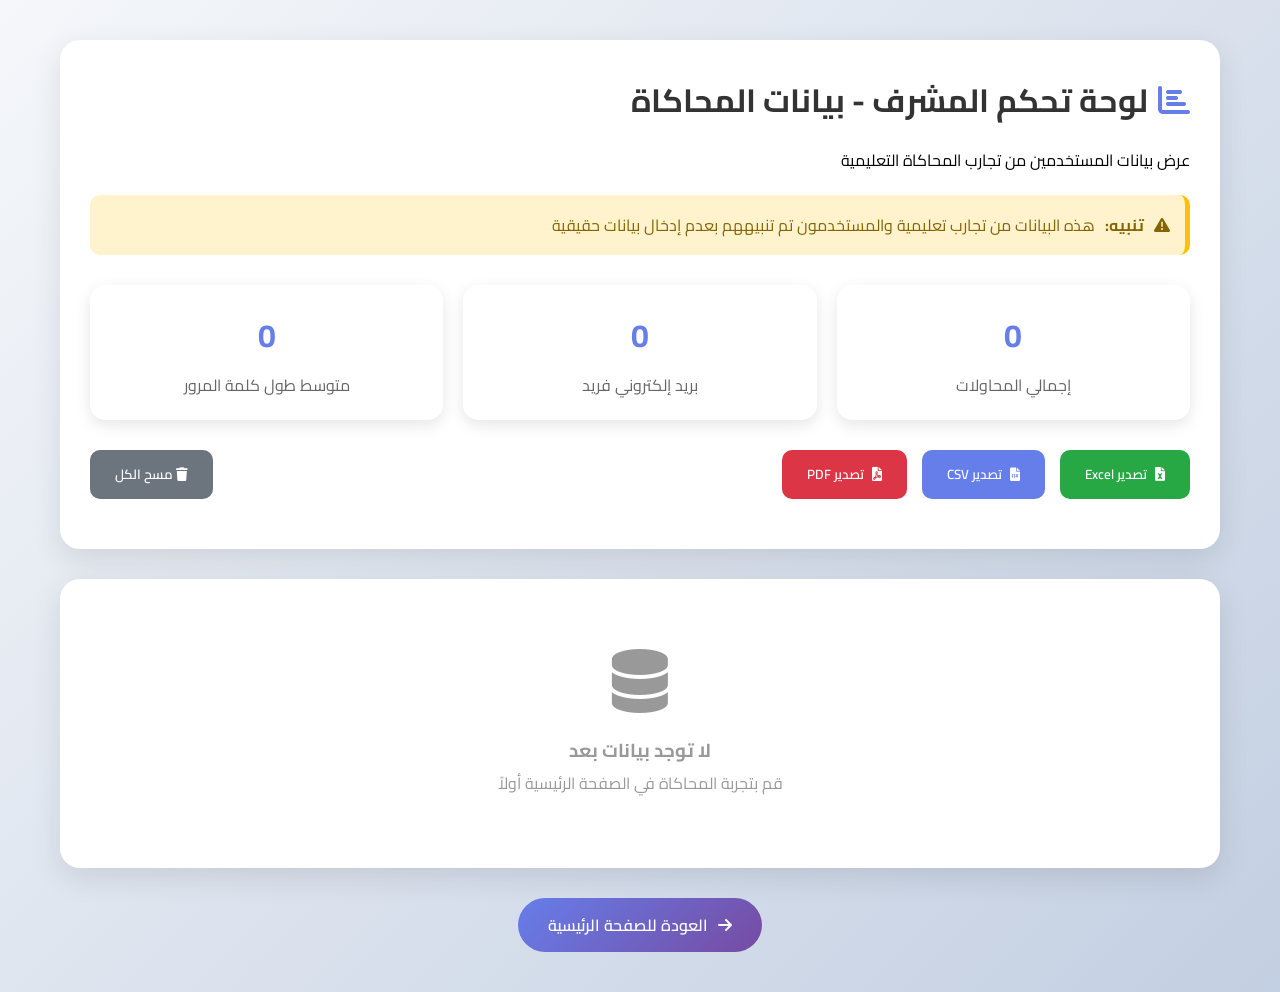
<file: admin-view.html>
<!DOCTYPE html>
<html lang="ar" dir="rtl">
<head>
    <meta charset="UTF-8">
    <meta name="viewport" content="width=device-width, initial-scale=1.0">
    <title>عرض بيانات المحاكاة - للمشرف</title>
    <link href="https://fonts.googleapis.com/css2?family=Cairo:wght@400;500;600;700&display=swap" rel="stylesheet">
    <link rel="stylesheet" href="https://cdnjs.cloudflare.com/ajax/libs/font-awesome/6.0.0/css/all.min.css">
    <style>
        * {
            margin: 0;
            padding: 0;
            box-sizing: border-box;
            font-family: 'Cairo', sans-serif;
        }
        
        body {
            background: linear-gradient(135deg, #f5f7fa 0%, #c3cfe2 100%);
            min-height: 100vh;
            padding: 40px 0;
        }
        
        .admin-container {
            max-width: 1200px;
            margin: 0 auto;
            padding: 0 20px;
        }
        
        .admin-header {
            background: white;
            padding: 30px;
            border-radius: 20px;
            margin-bottom: 30px;
            box-shadow: 0 10px 30px rgba(0,0,0,0.1);
        }
        
        .admin-header h1 {
            color: #333;
            margin-bottom: 15px;
            display: flex;
            align-items: center;
            gap: 10px;
        }
        
        .admin-header h1 i {
            color: #667eea;
        }
        
        .warning-message {
            background: #fff3cd;
            color: #856404;
            padding: 15px;
            border-radius: 10px;
            margin: 20px 0;
            display: flex;
            align-items: center;
            gap: 10px;
            border-right: 5px solid #ffc107;
        }
        
        .stats-cards {
            display: grid;
            grid-template-columns: repeat(3, 1fr);
            gap: 20px;
            margin: 30px 0;
        }
        
        .stat-card-small {
            background: white;
            padding: 20px;
            border-radius: 15px;
            text-align: center;
            box-shadow: 0 5px 15px rgba(0,0,0,0.1);
        }
        
        .stat-number {
            font-size: 2rem;
            font-weight: 700;
            color: #667eea;
        }
        
        .stat-label {
            color: #666;
            margin-top: 5px;
        }
        
        .export-buttons {
            display: flex;
            gap: 15px;
            margin: 20px 0;
            flex-wrap: wrap;
        }
        
        .export-btn {
            padding: 12px 25px;
            border: none;
            border-radius: 10px;
            cursor: pointer;
            font-weight: 600;
            display: flex;
            align-items: center;
            gap: 8px;
            transition: all 0.3s;
        }
        
        .export-excel {
            background: #28a745;
            color: white;
        }
        
        .export-csv {
            background: #667eea;
            color: white;
        }
        
        .export-pdf {
            background: #dc3545;
            color: white;
        }
        
        .export-btn:hover {
            transform: translateY(-3px);
            box-shadow: 0 5px 15px rgba(0,0,0,0.2);
        }
        
        .clear-all {
            background: #6c757d;
            color: white;
            padding: 12px 25px;
            border: none;
            border-radius: 10px;
            cursor: pointer;
            font-weight: 600;
            margin-right: auto;
        }
        
        .table-container {
            background: white;
            border-radius: 20px;
            padding: 20px;
            box-shadow: 0 10px 30px rgba(0,0,0,0.1);
            overflow-x: auto;
        }
        
        table {
            width: 100%;
            border-collapse: collapse;
        }
        
        th {
            background: linear-gradient(135deg, #667eea 0%, #764ba2 100%);
            color: white;
            padding: 15px;
            font-weight: 600;
        }
        
        td {
            padding: 15px;
            border-bottom: 1px solid #eee;
            text-align: center;
        }
        
        tr:hover {
            background: #f8f9fa;
        }
        
        .email-cell {
            color: #667eea;
            font-weight: 600;
        }
        
        .password-cell {
            font-family: monospace;
            color: #28a745;
        }
        
        .delete-btn {
            background: #dc3545;
            color: white;
            border: none;
            padding: 8px 15px;
            border-radius: 5px;
            cursor: pointer;
            transition: all 0.3s;
        }
        
        .delete-btn:hover {
            background: #c82333;
        }
        
        .footer-links {
            text-align: center;
            margin-top: 30px;
        }
        
        .footer-links a {
            display: inline-flex;
            align-items: center;
            gap: 10px;
            padding: 12px 30px;
            background: linear-gradient(135deg, #667eea 0%, #764ba2 100%);
            color: white;
            text-decoration: none;
            border-radius: 50px;
            font-weight: 600;
        }
        
        .no-data {
            text-align: center;
            padding: 50px;
            color: #999;
        }
        
        .no-data i {
            font-size: 4rem;
            margin-bottom: 20px;
        }
        
        @media (max-width: 768px) {
            .stats-cards {
                grid-template-columns: 1fr;
            }
            
            .export-buttons {
                flex-direction: column;
            }
            
            table {
                font-size: 0.9rem;
            }
            
            td, th {
                padding: 10px;
            }
        }
    </style>
</head>
<body>
    <div class="admin-container">
        <!-- الهيدر -->
        <div class="admin-header">
            <h1><i class="fas fa-chart-bar"></i> لوحة تحكم المشرف - بيانات المحاكاة</h1>
            <p>عرض بيانات المستخدمين من تجارب المحاكاة التعليمية</p>
            
            <div class="warning-message">
                <i class="fas fa-exclamation-triangle"></i>
                <strong>تنبيه:</strong> هذه البيانات من تجارب تعليمية والمستخدمون تم تنبيههم بعدم إدخال بيانات حقيقية
            </div>
            
            <!-- إحصائيات سريعة -->
            <div class="stats-cards" id="stats-cards">
                <!-- تتعبأ بالجافاسكريبت -->
            </div>
            
            <!-- أزرار التصدير -->
            <div class="export-buttons">
                <button class="export-btn export-excel" onclick="exportToExcel()">
                    <i class="fas fa-file-excel"></i> تصدير Excel
                </button>
                <button class="export-btn export-csv" onclick="exportToCSV()">
                    <i class="fas fa-file-csv"></i> تصدير CSV
                </button>
                <button class="export-btn export-pdf" onclick="exportToPDF()">
                    <i class="fas fa-file-pdf"></i> تصدير PDF
                </button>
                <button class="clear-all" onclick="clearAllData()">
                    <i class="fas fa-trash"></i> مسح الكل
                </button>
            </div>
        </div>
        
        <!-- جدول البيانات -->
        <div class="table-container">
            <div id="data-table-container">
                <!-- يتم تعبئة الجدول عبر الجافاسكريبت -->
            </div>
        </div>
        
        <!-- روابط العودة -->
        <div class="footer-links">
            <a href="../index.html"><i class="fas fa-arrow-right"></i> العودة للصفحة الرئيسية</a>
        </div>
    </div>
    
    <script>
        // تحميل البيانات
        let simulationData = [];
        
        function loadData() {
            const saved = localStorage.getItem('phishingSimulationData');
            if (saved) {
                simulationData = JSON.parse(saved);
            }
            updateDisplay();
            updateStats();
        }
        
        // تحديث العرض
        function updateDisplay() {
            const container = document.getElementById('data-table-container');
            
            if (simulationData.length === 0) {
                container.innerHTML = `
                    <div class="no-data">
                        <i class="fas fa-database"></i>
                        <h3>لا توجد بيانات بعد</h3>
                        <p>قم بتجربة المحاكاة في الصفحة الرئيسية أولاً</p>
                    </div>
                `;
                return;
            }
            
            let tableHTML = `
                <table>
                    <thead>
                        <tr>
                            <th>#</th>
                            <th>البريد الإلكتروني</th>
                            <th>كلمة المرور</th>
                            <th>التاريخ والوقت</th>
                            <th>الإجراءات</th>
                        </tr>
                    </thead>
                    <tbody>
            `;
            
            simulationData.forEach((item, index) => {
                tableHTML += `
                    <tr>
                        <td>${index + 1}</td>
                        <td class="email-cell">${item.email}</td>
                        <td class="password-cell">${'•'.repeat(item.password.length)}</td>
                        <td>${item.timestamp || new Date(item.date).toLocaleString('ar-SA')}</td>
                        <td>
                            <button class="delete-btn" onclick="deleteEntry(${item.id})">
                                <i class="fas fa-trash"></i> حذف
                            </button>
                        </td>
                    </tr>
                `;
            });
            
            tableHTML += `
                    </tbody>
                </table>
            `;
            
            container.innerHTML = tableHTML;
        }
        
        // تحديث الإحصائيات
        function updateStats() {
            const statsContainer = document.getElementById('stats-cards');
            
            const total = simulationData.length;
            const uniqueEmails = new Set(simulationData.map(item => item.email)).size;
            const avgPasswordLength = simulationData.length > 0 
                ? Math.round(simulationData.reduce((sum, item) => sum + item.password.length, 0) / simulationData.length)
                : 0;
            
            statsContainer.innerHTML = `
                <div class="stat-card-small">
                    <div class="stat-number">${total}</div>
                    <div class="stat-label">إجمالي المحاولات</div>
                </div>
                <div class="stat-card-small">
                    <div class="stat-number">${uniqueEmails}</div>
                    <div class="stat-label">بريد إلكتروني فريد</div>
                </div>
                <div class="stat-card-small">
                    <div class="stat-number">${avgPasswordLength}</div>
                    <div class="stat-label">متوسط طول كلمة المرور</div>
                </div>
            `;
        }
        
        // حذف مدخل
        function deleteEntry(id) {
            if (confirm('هل أنت متأكد من حذف هذا المدخل؟')) {
                simulationData = simulationData.filter(item => item.id !== id);
                localStorage.setItem('phishingSimulationData', JSON.stringify(simulationData));
                updateDisplay();
                updateStats();
            }
        }
        
        // مسح الكل
        function clearAllData() {
            if (confirm('هل أنت متأكد من حذف جميع البيانات؟')) {
                simulationData = [];
                localStorage.removeItem('phishingSimulationData');
                updateDisplay();
                updateStats();
            }
        }
        
        // تصدير إلى CSV
        function exportToCSV() {
            if (simulationData.length === 0) {
                alert('لا توجد بيانات للتصدير');
                return;
            }
            
            let csv = 'البريد الإلكتروني,كلمة المرور,التاريخ\n';
            simulationData.forEach(item => {
                csv += `"${item.email}","${item.password}",${item.date}\n`;
            });
            
            const blob = new Blob([csv], { type: 'text/csv' });
            const url = window.URL.createObjectURL(blob);
            const a = document.createElement('a');
            a.href = url;
            a.download = `phishing-data-${new Date().toISOString().split('T')[0]}.csv`;
            a.click();
        }
        
        // تصدير إلى Excel
        function exportToExcel() {
            if (simulationData.length === 0) {
                alert('لا توجد بيانات للتصدير');
                return;
            }
            
            let html = `
                <html>
                <head>
                    <meta charset="UTF-8">
                    <title>بيانات المحاكاة</title>
                </head>
                <body>
                    <h1>بيانات تجارب التوعية بالتصيد</h1>
                    <table border="1">
                        <tr>
                            <th>البريد الإلكتروني</th>
                            <th>كلمة المرور</th>
                            <th>التاريخ</th>
                        </tr>
            `;
            
            simulationData.forEach(item => {
                html += `
                    <tr>
                        <td>${item.email}</td>
                        <td>${item.password}</td>
                        <td>${new Date(item.date).toLocaleString('ar-SA')}</td>
                    </tr>
                `;
            });
            
            html += `
                    </table>
                </body>
                </html>
            `;
            
            const blob = new Blob([html], { type: 'application/vnd.ms-excel' });
            const url = window.URL.createObjectURL(blob);
            const a = document.createElement('a');
            a.href = url;
            a.download = `phishing-data-${new Date().toISOString().split('T')[0]}.xls`;
            a.click();
        }
        
        // تصدير إلى PDF (طباعة)
        function exportToPDF() {
            window.print();
        }
        
        // تحميل البيانات عند فتح الصفحة
        document.addEventListener('DOMContentLoaded', loadData);
    </script>
</body>
</html>
</file>
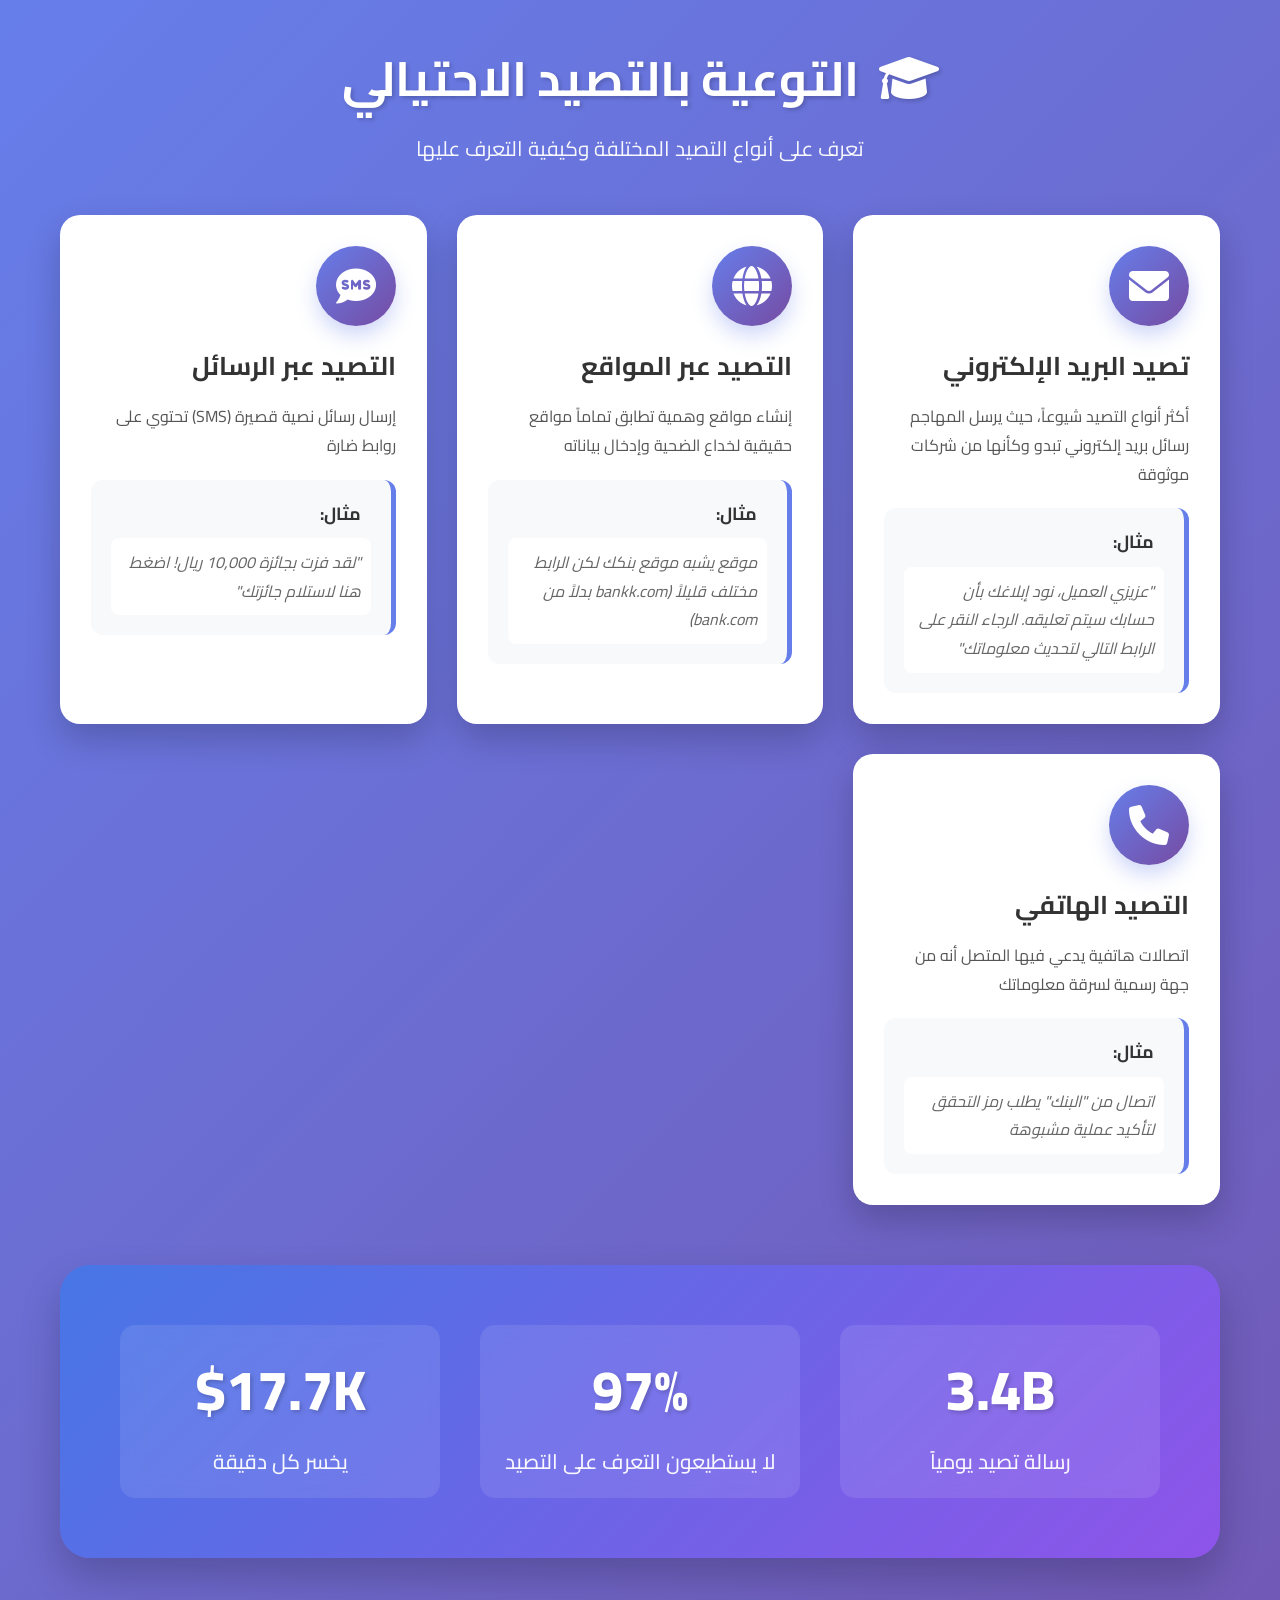
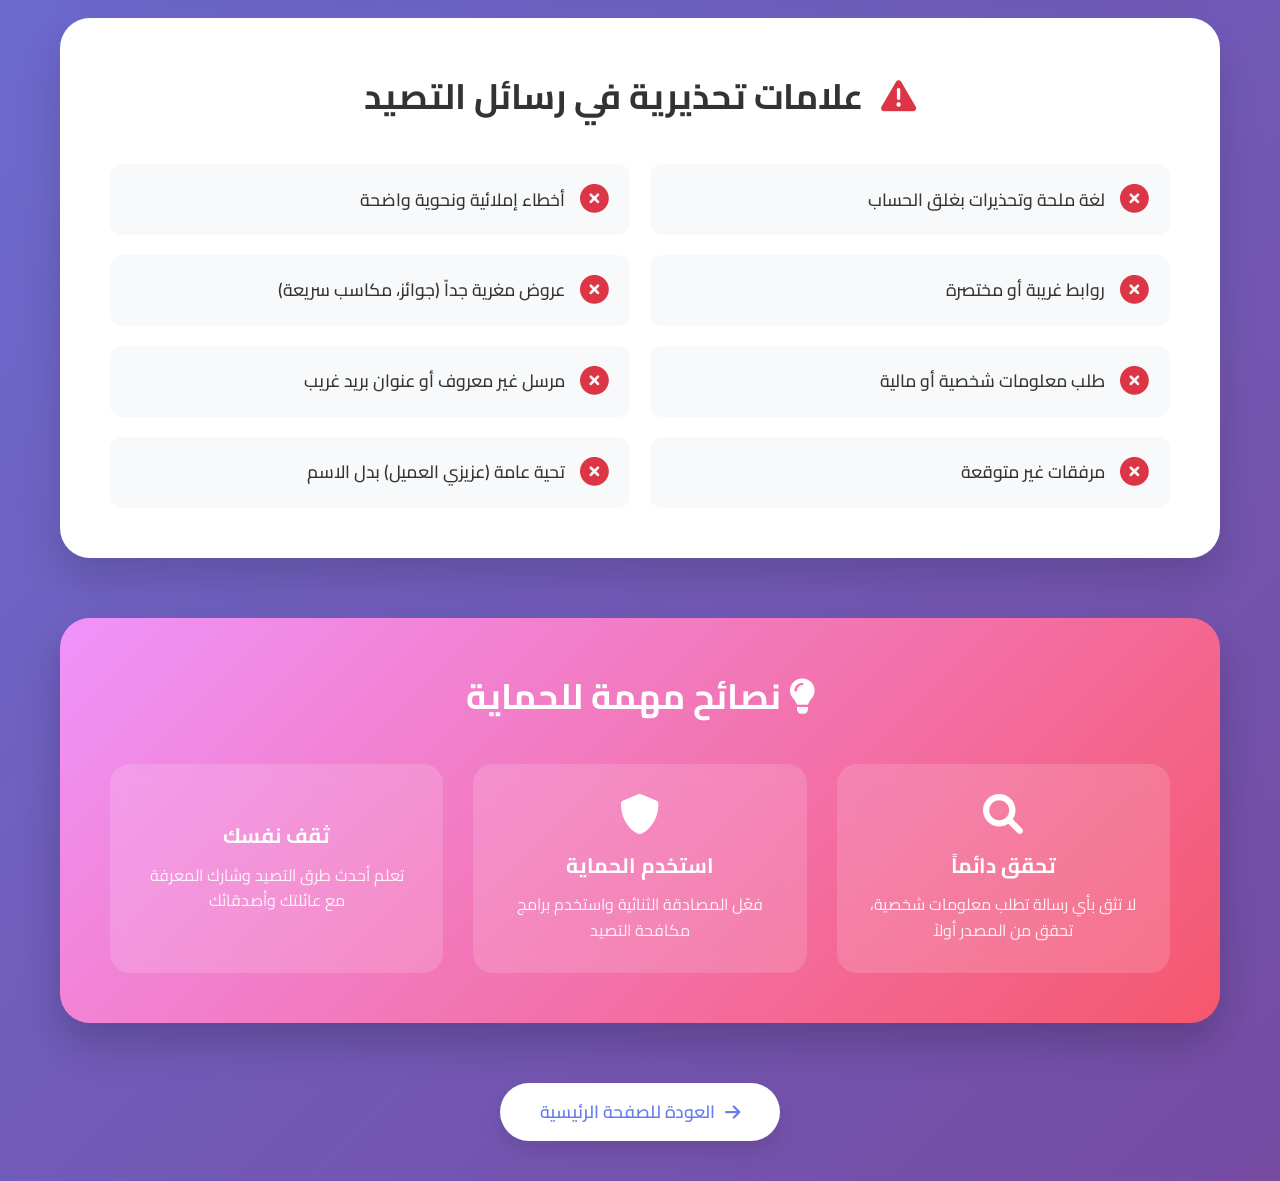
<file: educational.html>
<!DOCTYPE html>
<html lang="ar" dir="rtl">
<head>
    <meta charset="UTF-8">
    <meta name="viewport" content="width=device-width, initial-scale=1.0">
    <title>التوعية بالتصيد الاحتيالي - تعليمي</title>
    <link href="https://fonts.googleapis.com/css2?family=Cairo:wght@400;500;600;700&display=swap" rel="stylesheet">
    <link rel="stylesheet" href="https://cdnjs.cloudflare.com/ajax/libs/font-awesome/6.0.0/css/all.min.css">
    <style>
        * {
            margin: 0;
            padding: 0;
            box-sizing: border-box;
        }

        body {
            font-family: 'Cairo', sans-serif;
            background: linear-gradient(135deg, #667eea 0%, #764ba2 100%);
            line-height: 1.6;
            min-height: 100vh;
            padding: 40px 0;
        }

        .container {
            max-width: 1200px;
            margin: 0 auto;
            padding: 0 20px;
        }

        /* الهيدر */
        .edu-header {
            text-align: center;
            margin-bottom: 50px;
            color: white;
        }

        .edu-header h1 {
            font-size: 3rem;
            margin-bottom: 15px;
            text-shadow: 2px 2px 4px rgba(0,0,0,0.2);
        }

        .edu-header h1 i {
            margin-left: 10px;
        }

        .edu-header p {
            font-size: 1.3rem;
            opacity: 0.95;
        }

        /* بطاقات أنواع التصيد */
        .types-grid {
            display: grid;
            grid-template-columns: repeat(auto-fit, minmax(300px, 1fr));
            gap: 30px;
            margin-bottom: 60px;
        }

        .type-card {
            background: white;
            border-radius: 20px;
            padding: 30px;
            box-shadow: 0 15px 35px rgba(0,0,0,0.2);
            transition: all 0.3s ease;
            border: 1px solid rgba(255,255,255,0.1);
            backdrop-filter: blur(10px);
        }

        .type-card:hover {
            transform: translateY(-10px);
            box-shadow: 0 25px 45px rgba(0,0,0,0.3);
        }

        .type-icon {
            width: 80px;
            height: 80px;
            background: linear-gradient(135deg, #667eea 0%, #764ba2 100%);
            border-radius: 50%;
            display: flex;
            align-items: center;
            justify-content: center;
            margin-bottom: 20px;
            box-shadow: 0 10px 20px rgba(102,126,234,0.3);
        }

        .type-icon i {
            font-size: 2.5rem;
            color: white;
        }

        .type-card h3 {
            font-size: 1.6rem;
            margin-bottom: 15px;
            color: #333;
            font-weight: 700;
        }

        .type-card p {
            color: #555;
            margin-bottom: 20px;
            line-height: 1.8;
        }

        .example-box {
            background: #f8f9fa;
            padding: 20px;
            border-radius: 12px;
            border-right: 5px solid #667eea;
            margin-top: 15px;
        }

        .example-box h4 {
            color: #333;
            margin-bottom: 10px;
            display: flex;
            align-items: center;
            gap: 10px;
            font-size: 1.1rem;
        }

        .example-box h4 i {
            color: #667eea;
        }

        .example-box p {
            color: #666;
            font-style: italic;
            margin-bottom: 0;
            background: white;
            padding: 10px;
            border-radius: 8px;
        }

        /* قسم الإحصائيات */
        .stats-section {
            background: linear-gradient(135deg, #4776E6 0%, #8E54E9 100%);
            padding: 60px;
            border-radius: 30px;
            margin: 60px 0;
            color: white;
            box-shadow: 0 20px 40px rgba(0,0,0,0.2);
        }

        .stats-container {
            display: grid;
            grid-template-columns: repeat(3, 1fr);
            gap: 40px;
            text-align: center;
        }

        .stat-item {
            padding: 20px;
            background: rgba(255,255,255,0.1);
            border-radius: 15px;
            backdrop-filter: blur(10px);
        }

        .stat-number {
            font-size: 3.5rem;
            font-weight: 800;
            margin-bottom: 10px;
            text-shadow: 2px 2px 4px rgba(0,0,0,0.2);
        }

        .stat-label {
            font-size: 1.3rem;
            opacity: 0.95;
            font-weight: 500;
        }

        /* علامات التحذير */
        .warning-signs {
            background: white;
            border-radius: 30px;
            padding: 50px;
            margin: 60px 0;
            box-shadow: 0 20px 40px rgba(0,0,0,0.15);
        }

        .warning-signs h2 {
            text-align: center;
            margin-bottom: 40px;
            color: #333;
            font-size: 2.2rem;
        }

        .warning-signs h2 i {
            color: #dc3545;
            margin-left: 10px;
        }

        .signs-grid {
            display: grid;
            grid-template-columns: repeat(2, 1fr);
            gap: 20px;
        }

        .sign-item {
            display: flex;
            align-items: center;
            gap: 15px;
            padding: 20px;
            background: #f8f9fa;
            border-radius: 12px;
            transition: all 0.3s ease;
            border: 1px solid transparent;
        }

        .sign-item:hover {
            background: #fff;
            border-color: #667eea;
            transform: translateX(-5px);
            box-shadow: 0 5px 15px rgba(102,126,234,0.2);
        }

        .sign-item i {
            font-size: 1.8rem;
            color: #dc3545;
        }

        .sign-item span {
            color: #333;
            font-size: 1.1rem;
            font-weight: 500;
        }

        /* نصائح إضافية */
        .tips-section {
            background: linear-gradient(135deg, #f093fb 0%, #f5576c 100%);
            border-radius: 30px;
            padding: 50px;
            color: white;
            margin: 60px 0;
            box-shadow: 0 20px 40px rgba(0,0,0,0.2);
        }

        .tips-section h2 {
            text-align: center;
            font-size: 2.2rem;
            margin-bottom: 40px;
        }

        .tips-grid {
            display: grid;
            grid-template-columns: repeat(3, 1fr);
            gap: 30px;
        }

        .tip-card {
            background: rgba(255,255,255,0.15);
            padding: 30px;
            border-radius: 20px;
            backdrop-filter: blur(10px);
            text-align: center;
        }

        .tip-card i {
            font-size: 2.5rem;
            margin-bottom: 15px;
            color: #fff;
        }

        .tip-card h4 {
            font-size: 1.3rem;
            margin-bottom: 10px;
        }

        .tip-card p {
            opacity: 0.9;
            font-size: 1rem;
        }

        /* زر العودة */
        .back-link {
            text-align: center;
            margin-top: 40px;
        }

        .back-link a {
            display: inline-flex;
            align-items: center;
            gap: 10px;
            padding: 15px 40px;
            background: white;
            color: #667eea;
            text-decoration: none;
            border-radius: 50px;
            font-weight: 600;
            font-size: 1.1rem;
            transition: all 0.3s ease;
            box-shadow: 0 10px 20px rgba(0,0,0,0.1);
        }

        .back-link a:hover {
            transform: translateY(-5px);
            box-shadow: 0 15px 30px rgba(0,0,0,0.2);
            background: #f8f9fa;
        }

        /* تحسينات للأجهزة المحمولة */
        @media (max-width: 768px) {
            .edu-header h1 {
                font-size: 2rem;
            }
            
            .edu-header p {
                font-size: 1rem;
            }
            
            .stats-container {
                grid-template-columns: 1fr;
                gap: 20px;
            }
            
            .signs-grid {
                grid-template-columns: 1fr;
            }
            
            .tips-grid {
                grid-template-columns: 1fr;
            }
            
            .stats-section,
            .warning-signs,
            .tips-section {
                padding: 30px;
            }
            
            .stat-number {
                font-size: 2.5rem;
            }
        }
    </style>
</head>
<body>
    <div class="container">
        <!-- الهيدر -->
        <div class="edu-header">
            <h1><i class="fas fa-graduation-cap"></i> التوعية بالتصيد الاحتيالي</h1>
            <p>تعرف على أنواع التصيد المختلفة وكيفية التعرف عليها</p>
        </div>
        
        <!-- أنواع التصيد -->
        <div class="types-grid">
            <div class="type-card">
                <div class="type-icon">
                    <i class="fas fa-envelope"></i>
                </div>
                <h3>تصيد البريد الإلكتروني</h3>
                <p>أكثر أنواع التصيد شيوعاً، حيث يرسل المهاجم رسائل بريد إلكتروني تبدو وكأنها من شركات موثوقة</p>
                <div class="example-box">
                    <h4><i class="fas fa-example"></i> مثال:</h4>
                    <p>"عزيزي العميل، نود إبلاغك بأن حسابك سيتم تعليقه. الرجاء النقر على الرابط التالي لتحديث معلوماتك"</p>
                </div>
            </div>
            
            <div class="type-card">
                <div class="type-icon">
                    <i class="fas fa-globe"></i>
                </div>
                <h3>التصيد عبر المواقع</h3>
                <p>إنشاء مواقع وهمية تطابق تماماً مواقع حقيقية لخداع الضحية وإدخال بياناته</p>
                <div class="example-box">
                    <h4><i class="fas fa-example"></i> مثال:</h4>
                    <p>موقع يشبه موقع بنكك لكن الرابط مختلف قليلاً (bankk.com بدلاً من bank.com)</p>
                </div>
            </div>
            
            <div class="type-card">
                <div class="type-icon">
                    <i class="fas fa-sms"></i>
                </div>
                <h3>التصيد عبر الرسائل</h3>
                <p>إرسال رسائل نصية قصيرة (SMS) تحتوي على روابط ضارة</p>
                <div class="example-box">
                    <h4><i class="fas fa-example"></i> مثال:</h4>
                    <p>"لقد فزت بجائزة 10,000 ريال! اضغط هنا لاستلام جائزتك"</p>
                </div>
            </div>
            
            <div class="type-card">
                <div class="type-icon">
                    <i class="fas fa-phone"></i>
                </div>
                <h3>التصيد الهاتفي</h3>
                <p>اتصالات هاتفية يدعي فيها المتصل أنه من جهة رسمية لسرقة معلوماتك</p>
                <div class="example-box">
                    <h4><i class="fas fa-example"></i> مثال:</h4>
                    <p>اتصال من "البنك" يطلب رمز التحقق لتأكيد عملية مشبوهة</p>
                </div>
            </div>
        </div>
        
        <!-- إحصائيات -->
        <div class="stats-section">
            <div class="stats-container">
                <div class="stat-item">
                    <div class="stat-number">3.4B</div>
                    <div class="stat-label">رسالة تصيد يومياً</div>
                </div>
                <div class="stat-item">
                    <div class="stat-number">97%</div>
                    <div class="stat-label">لا يستطيعون التعرف على التصيد</div>
                </div>
                <div class="stat-item">
                    <div class="stat-number">$17.7K</div>
                    <div class="stat-label">يخسر كل دقيقة</div>
                </div>
            </div>
        </div>
        
        <!-- علامات التحذير -->
        <div class="warning-signs">
            <h2><i class="fas fa-exclamation-triangle"></i> علامات تحذيرية في رسائل التصيد</h2>
            
            <div class="signs-grid">
                <div class="sign-item">
                    <i class="fas fa-times-circle"></i>
                    <span>لغة ملحة وتحذيرات بغلق الحساب</span>
                </div>
                <div class="sign-item">
                    <i class="fas fa-times-circle"></i>
                    <span>أخطاء إملائية ونحوية واضحة</span>
                </div>
                <div class="sign-item">
                    <i class="fas fa-times-circle"></i>
                    <span>روابط غريبة أو مختصرة</span>
                </div>
                <div class="sign-item">
                    <i class="fas fa-times-circle"></i>
                    <span>عروض مغرية جداً (جوائز، مكاسب سريعة)</span>
                </div>
                <div class="sign-item">
                    <i class="fas fa-times-circle"></i>
                    <span>طلب معلومات شخصية أو مالية</span>
                </div>
                <div class="sign-item">
                    <i class="fas fa-times-circle"></i>
                    <span>مرسل غير معروف أو عنوان بريد غريب</span>
                </div>
                <div class="sign-item">
                    <i class="fas fa-times-circle"></i>
                    <span>مرفقات غير متوقعة</span>
                </div>
                <div class="sign-item">
                    <i class="fas fa-times-circle"></i>
                    <span>تحية عامة (عزيزي العميل) بدل الاسم</span>
                </div>
            </div>
        </div>

        <!-- نصائح إضافية -->
        <div class="tips-section">
            <h2><i class="fas fa-lightbulb"></i> نصائح مهمة للحماية</h2>
            <div class="tips-grid">
                <div class="tip-card">
                    <i class="fas fa-search"></i>
                    <h4>تحقق دائماً</h4>
                    <p>لا تثق بأي رسالة تطلب معلومات شخصية، تحقق من المصدر أولاً</p>
                </div>
                <div class="tip-card">
                    <i class="fas fa-shield-alt"></i>
                    <h4>استخدم الحماية</h4>
                    <p>فعّل المصادقة الثنائية واستخدم برامج مكافحة التصيد</p>
                </div>
                <div class="tip-card">
                    <i class="fas fa-education"></i>
                    <h4>ثقف نفسك</h4>
                    <p>تعلم أحدث طرق التصيد وشارك المعرفة مع عائلتك وأصدقائك</p>
                </div>
            </div>
        </div>
        
        <!-- رابط العودة -->
        <div class="back-link">
            <a href="../index.html"><i class="fas fa-arrow-right"></i> العودة للصفحة الرئيسية</a>
        </div>
    </div>
</body>
</html>
</file>
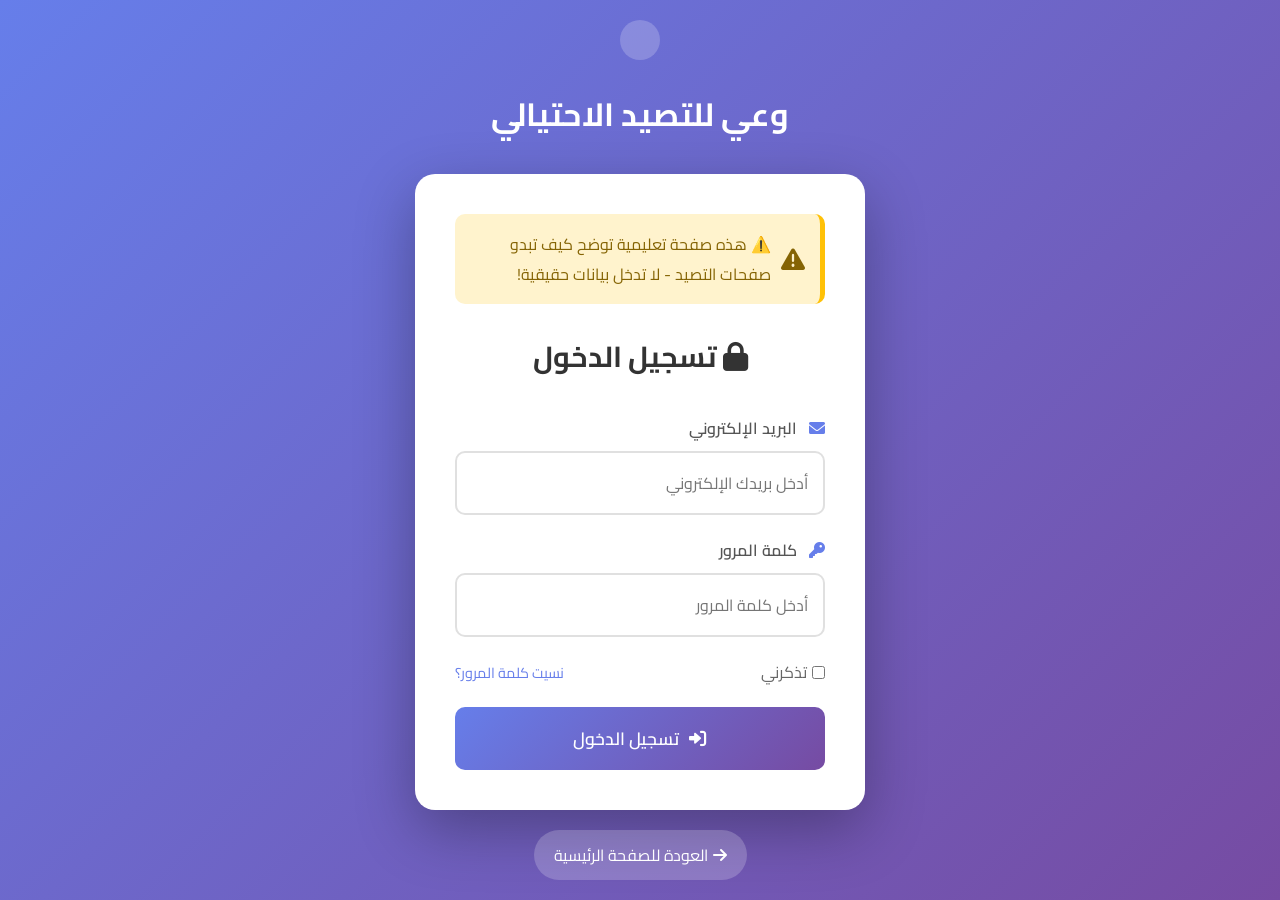
<file: fake-login.html>
<!DOCTYPE html>
<html lang="ar" dir="rtl">
<head>
    <meta charset="UTF-8">
    <meta name="viewport" content="width=device-width, initial-scale=1.0">
    <title>صفحة تسجيل دخول وهمية - تعليمي</title>
    <link href="https://fonts.googleapis.com/css2?family=Cairo:wght@400;500;600;700&display=swap" rel="stylesheet">
    <link rel="stylesheet" href="https://cdnjs.cloudflare.com/ajax/libs/font-awesome/6.0.0/css/all.min.css">
    <style>
        * {
            margin: 0;
            padding: 0;
            box-sizing: border-box;
            font-family: 'Cairo', sans-serif;
        }
        
        .fake-page {
            min-height: 100vh;
            display: flex;
            align-items: center;
            justify-content: center;
            background: linear-gradient(135deg, #667eea 0%, #764ba2 100%);
            padding: 20px;
        }
        
        .fake-container {
            max-width: 450px;
            width: 100%;
        }
        
        .brand-header {
            text-align: center;
            margin-bottom: 30px;
        }
        
        .brand-header i {
            font-size: 4rem;
            color: white;
            background: rgba(255,255,255,0.2);
            padding: 20px;
            border-radius: 50%;
            margin-bottom: 15px;
        }
        
        .brand-header h1 {
            color: white;
            font-size: 2rem;
        }
        
        .fake-login-box {
            background: white;
            padding: 40px;
            border-radius: 20px;
            box-shadow: 0 20px 60px rgba(0,0,0,0.3);
        }
        
        .fake-login-box h2 {
            text-align: center;
            color: #333;
            margin-bottom: 30px;
            font-size: 1.8rem;
        }
        
        .warning-badge {
            background: #fff3cd;
            color: #856404;
            padding: 15px;
            border-radius: 10px;
            margin-bottom: 25px;
            display: flex;
            align-items: center;
            gap: 10px;
            border-right: 5px solid #ffc107;
        }
        
        .warning-badge i {
            font-size: 1.5rem;
        }
        
        .input-group {
            margin-bottom: 20px;
        }
        
        .input-group label {
            display: block;
            margin-bottom: 8px;
            color: #555;
            font-weight: 600;
        }
        
        .input-group label i {
            margin-left: 8px;
            color: #667eea;
        }
        
        .input-group input {
            width: 100%;
            padding: 15px;
            border: 2px solid #e0e0e0;
            border-radius: 10px;
            font-family: 'Cairo', sans-serif;
            font-size: 1rem;
            transition: all 0.3s;
        }
        
        .input-group input:focus {
            border-color: #667eea;
            outline: none;
            box-shadow: 0 0 0 3px rgba(102,126,234,0.1);
        }
        
        .remember-forgot {
            display: flex;
            justify-content: space-between;
            align-items: center;
            margin: 20px 0;
        }
        
        .remember {
            display: flex;
            align-items: center;
            gap: 5px;
            color: #666;
        }
        
        .forgot-link {
            color: #667eea;
            text-decoration: none;
            font-size: 0.9rem;
        }
        
        .login-btn {
            width: 100%;
            padding: 15px;
            background: linear-gradient(135deg, #667eea 0%, #764ba2 100%);
            color: white;
            border: none;
            border-radius: 10px;
            font-size: 1.1rem;
            font-weight: 600;
            cursor: pointer;
            transition: all 0.3s;
            display: flex;
            align-items: center;
            justify-content: center;
            gap: 10px;
        }
        
        .login-btn:hover {
            transform: translateY(-2px);
            box-shadow: 0 10px 20px rgba(102,126,234,0.3);
        }
        
        .security-tips {
            margin-top: 30px;
            padding: 20px;
            background: #f8f9fa;
            border-radius: 10px;
        }
        
        .security-tips h3 {
            color: #333;
            margin-bottom: 15px;
            display: flex;
            align-items: center;
            gap: 10px;
        }
        
        .security-tips ul {
            list-style: none;
        }
        
        .security-tips li {
            margin-bottom: 10px;
            display: flex;
            align-items: center;
            gap: 10px;
            color: #666;
        }
        
        .security-tips li i {
            color: #28a745;
        }
        
        .back-link {
            text-align: center;
            margin-top: 20px;
        }
        
        .back-link a {
            color: white;
            text-decoration: none;
            display: inline-flex;
            align-items: center;
            gap: 5px;
            padding: 10px 20px;
            background: rgba(255,255,255,0.2);
            border-radius: 50px;
            transition: all 0.3s;
        }
        
        .back-link a:hover {
            background: rgba(255,255,255,0.3);
        }
    </style>
</head>
<body>
    <div class="fake-page">
        <div class="fake-container">
            <!-- الهيدر -->
            <div class="brand-header">
                <i class="fas fa-shield-halved"></i>
                <h1>وعي للتصيد الاحتيالي</h1>
            </div>
            
            <!-- صندوق تسجيل الدخول الوهمي -->
            <div class="fake-login-box">
                <div class="warning-badge">
                    <i class="fas fa-exclamation-triangle"></i>
                    <span>⚠️ هذه صفحة تعليمية توضح كيف تبدو صفحات التصيد - لا تدخل بيانات حقيقية!</span>
                </div>
                
                <h2><i class="fas fa-lock"></i> تسجيل الدخول</h2>
                
                <form id="fake-login-form">
                    <div class="input-group">
                        <label><i class="fas fa-envelope"></i> البريد الإلكتروني</label>
                        <input type="email" id="fake-email" placeholder="أدخل بريدك الإلكتروني" required>
                    </div>
                    
                    <div class="input-group">
                        <label><i class="fas fa-key"></i> كلمة المرور</label>
                        <input type="password" id="fake-password" placeholder="أدخل كلمة المرور" required>
                    </div>
                    
                    <div class="remember-forgot">
                        <label class="remember">
                            <input type="checkbox"> تذكرني
                        </label>
                        <a href="#" class="forgot-link">نسيت كلمة المرور؟</a>
                    </div>
                    
                    <button type="submit" class="login-btn" id="fake-submit">
                        <i class="fas fa-sign-in-alt"></i> تسجيل الدخول
                    </button>
                </form>
                
                <!-- نصائح أمنية -->
                <div class="security-tips" id="security-tips" style="display: none;">
                    <h3><i class="fas fa-lightbulb"></i> ماذا حدث؟</h3>
                    <ul>
                        <li><i class="fas fa-times-circle" style="color: #dc3545;"></i> تم محاكاة سرقة بياناتك!</li>
                        <li><i class="fas fa-times-circle" style="color: #dc3545;"></i> في الواقع، المهاجم سيحصل على بريدك وكلمة المرور</li>
                        <li><i class="fas fa-check-circle" style="color: #28a745;"></i> لحسن الحظ، هذا مجرد تمرين تعليمي</li>
                    </ul>
                    <div style="margin-top: 20px; padding: 15px; background: #e3f2fd; border-radius: 8px;">
                        <h4>البيانات التي تم اعتراضها:</h4>
                        <p><strong>البريد:</strong> <span id="stolen-email-display"></span></p>
                        <p><strong>كلمة المرور:</strong> <span id="stolen-password-display"></span></p>
                    </div>
                </div>
            </div>
            
            <!-- رابط العودة -->
            <div class="back-link">
                <a href="../index.html"><i class="fas fa-arrow-right"></i> العودة للصفحة الرئيسية</a>
            </div>
        </div>
    </div>
    
    <script>
        document.getElementById('fake-login-form').addEventListener('submit', function(e) {
            e.preventDefault();
            
            const email = document.getElementById('fake-email').value;
            const password = document.getElementById('fake-password').value;
            
            if (!email || !password) {
                alert('الرجاء إدخال بيانات للتوضيح');
                return;
            }
            
            // عرض البيانات المسروقة
            document.getElementById('stolen-email-display').textContent = email;
            document.getElementById('stolen-password-display').textContent = '*'.repeat(password.length);
            
            // إظهار نصائح الأمان
            document.getElementById('security-tips').style.display = 'block';
            
            // تمرير سلس للنصائح
            document.getElementById('security-tips').scrollIntoView({ behavior: 'smooth' });
            
            // تعطيل زر الإرسال مؤقتاً
            const submitBtn = document.getElementById('fake-submit');
            submitBtn.disabled = true;
            submitBtn.style.opacity = '0.5';
            
            setTimeout(() => {
                submitBtn.disabled = false;
                submitBtn.style.opacity = '1';
            }, 3000);
        });
    </script>
</body>
</html>
</file>
